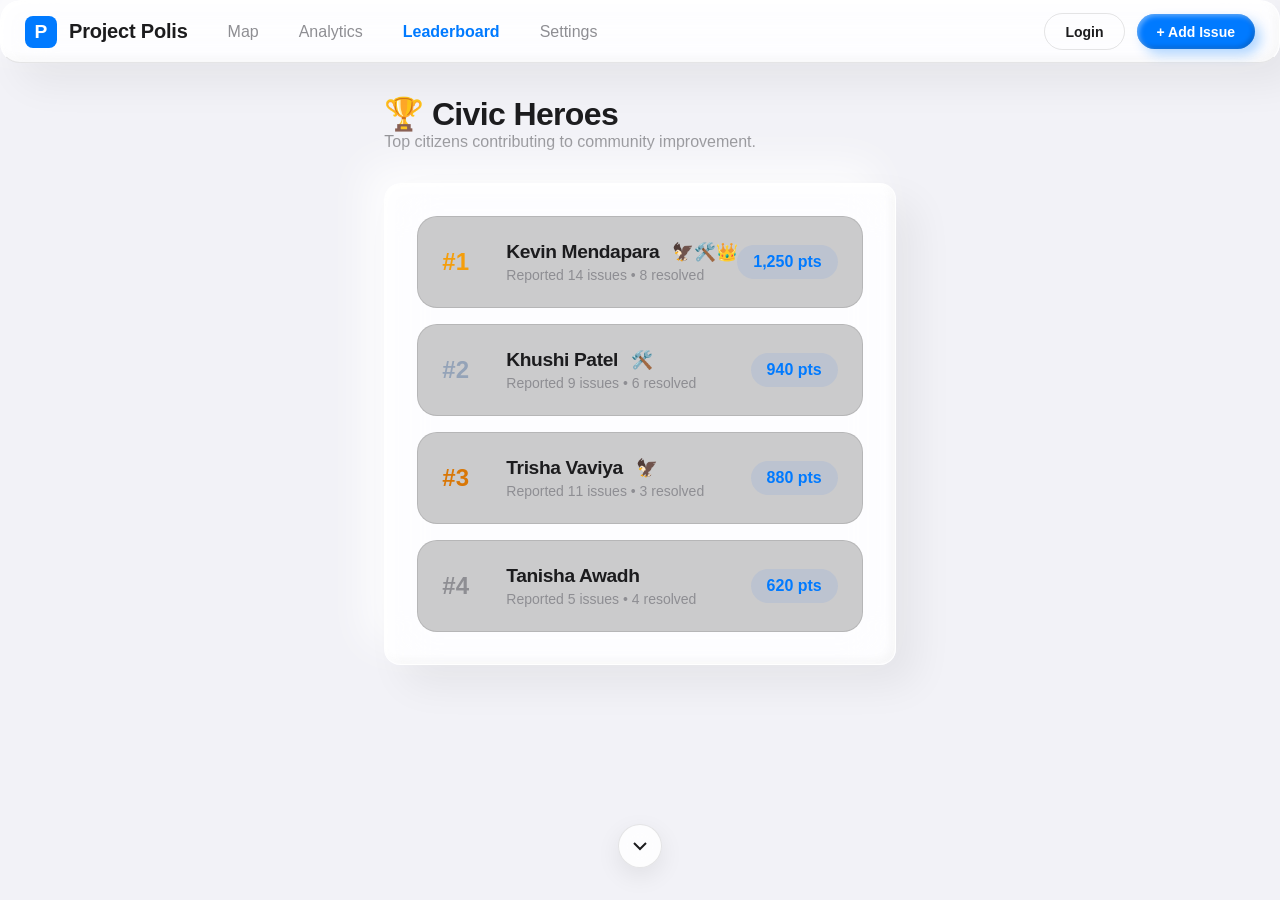
<file: leaderboard.html>
<!DOCTYPE html>
<html lang="en">

<head>
  <meta charset="UTF-8">
  <title>Leaderboard - Project Polis</title>
  <link href="https://fonts.googleapis.com/css2?family=Inter:wght@400;500;600;700&display=swap" rel="stylesheet">
  <link rel="stylesheet" href="style.css">
  <script src="auth.js"></script>
  <style>
    .page-container {
      max-width: 800px;
      margin: 2rem auto;
      padding: 0 1.5rem;
    }

    .leaderboard-list {
      display: flex;
      flex-direction: column;
      gap: 1rem;
      margin-top: 2rem;
    }

    .hero-card {
      display: flex;
      align-items: center;
      justify-content: space-between;
      background: rgba(0, 0, 0, 0.2);
      border: 1px solid var(--border-light);
      padding: 1.5rem;
      border-radius: var(--radius-lg);
      transition: transform 0.3s;
    }

    .hero-card:hover {
      transform: translateY(-3px);
      border-color: var(--primary);
    }

    .rank {
      font-size: 1.5rem;
      font-weight: 700;
      width: 40px;
      color: var(--text-muted);
    }

    .rank-1 {
      color: #f59e0b;
    }

    .rank-2 {
      color: #94a3b8;
    }

    .rank-3 {
      color: #d97706;
    }

    .hero-info h3 {
      color: var(--text-main);
      font-size: 1.2rem;
    }

    .hero-info p {
      color: var(--text-muted);
      font-size: 0.875rem;
      margin-top: 0.25rem;
    }

    .points {
      background: rgba(59, 130, 246, 0.1);
      color: var(--primary);
      padding: 0.5rem 1rem;
      border-radius: 99px;
      font-weight: 600;
    }
  </style>
</head>

<body style="background-image: none; background-color: var(--bg-body);">
  <nav class="navbar glass-effect" id="navbar">
    <div class="navbar-container">
      <div class="brand">
        <div class="brand-logo">P</div>
        <span class="brand-title">Project Polis</span>
      </div>
      <div class="nav-links"
        style="display: flex; gap: 1.5rem; align-items: center; margin-left: 2rem; margin-right: auto;">
        <a href="index.html" class="nav-link">Map</a>
        <a href="dashboard.html" class="nav-link">Analytics</a>
        <a href="leaderboard.html" class="nav-link active">Leaderboard</a>
        <a href="settings.html" class="nav-link">Settings</a>
      </div>
      <div class="auth-wrapper" id="auth-wrapper"
        style="display: flex; gap: 0.75rem; align-items: center; margin-left: 1rem;"></div>
    </div>
  </nav>

  <main class="page-container">
    <h1 style="color: var(--text-main); font-size: 2rem;">🏆 Civic Heroes</h1>
    <p style="color: var(--text-muted); margin-bottom: 2rem;">Top citizens contributing to community improvement.</p>

    <div class="leaderboard-list glass-effect" id="leaderboard-list" style="padding: 2rem; border-radius: 16px;">
      <!-- Injected via JS -->
    </div>
  </main>

  <script>
    if (localStorage.getItem('polis_theme') === 'light') document.body.classList.add('light-theme');

    // Dynamic Leaderboard Logic
    const savedState = localStorage.getItem('polis_state');
    const state = savedState ? JSON.parse(savedState) : { issues: [] };

    const scores = {};

    // Default heroes to ensure the board is never empty
    scores['Kevin Mendapara'] = { reports: 14, resolved: 8, pts: 1250 };
    scores['Khushi Patel'] = { reports: 9, resolved: 6, pts: 940 };
    scores['Trisha Vaviya'] = { reports: 11, resolved: 3, pts: 880 };
    scores['Tanisha Awadh'] = { reports: 5, resolved: 4, pts: 620 };

    // Aggregate real user reports
    state.issues.forEach(i => {
      const author = i.author || 'Anonymous Citizen';
      if (author === 'Anonymous Citizen') return;

      if (!scores[author]) {
        scores[author] = { reports: 0, resolved: 0, pts: 0 };
      }

      scores[author].reports++;
      scores[author].pts += 10; // 10 pts for reporting

      if (i.status === 'resolved') {
        scores[author].resolved++;
        scores[author].pts += 40; // 40 pts if it gets resolved
      }
    });

    // Sort
    const sortedHeroes = Object.keys(scores).map(name => ({
      name,
      ...scores[name]
    })).sort((a, b) => b.pts - a.pts);

    const container = document.getElementById('leaderboard-list');
    let html = '';

    sortedHeroes.forEach((hero, index) => {
      let rankClass = index === 0 ? 'rank-1' : index === 1 ? 'rank-2' : index === 2 ? 'rank-3' : '';

      let badges = '';
      if (hero.reports >= 10) badges += '<span title="Eagle Eye: Reported 10+ Issues">🦅</span>';
      if (hero.resolved >= 5) badges += '<span title="Problem Solver: 5+ Resolved Issues">🛠️</span>';
      if (index === 0) badges += '<span title="Top Contributor">👑</span>';

      html += `
      <div class="hero-card">
        <div style="display: flex; align-items: center; gap: 1.5rem;">
          <div class="rank ${rankClass}">#${index + 1}</div>
          <div class="hero-info">
            <h3>${hero.name} <span style="font-size:1.1rem; margin-left:0.5rem;">${badges}</span></h3>
            <p>Reported ${hero.reports} issues • ${hero.resolved} resolved</p>
          </div>
        </div>
        <div class="points">${hero.pts.toLocaleString()} pts</div>
      </div>
      `;
    });

    container.innerHTML = html;
  </script>

  <button class="global-scroll-btn" onclick="window.scrollBy({top: 500, behavior: 'smooth'})" title="Scroll Down">
    <svg width="24" height="24" viewBox="0 0 24 24" fill="none" stroke="currentColor" stroke-width="2">
      <path d="M6 9l6 6 6-6" />
    </svg>
  </button>
</body>

</html>
</file>
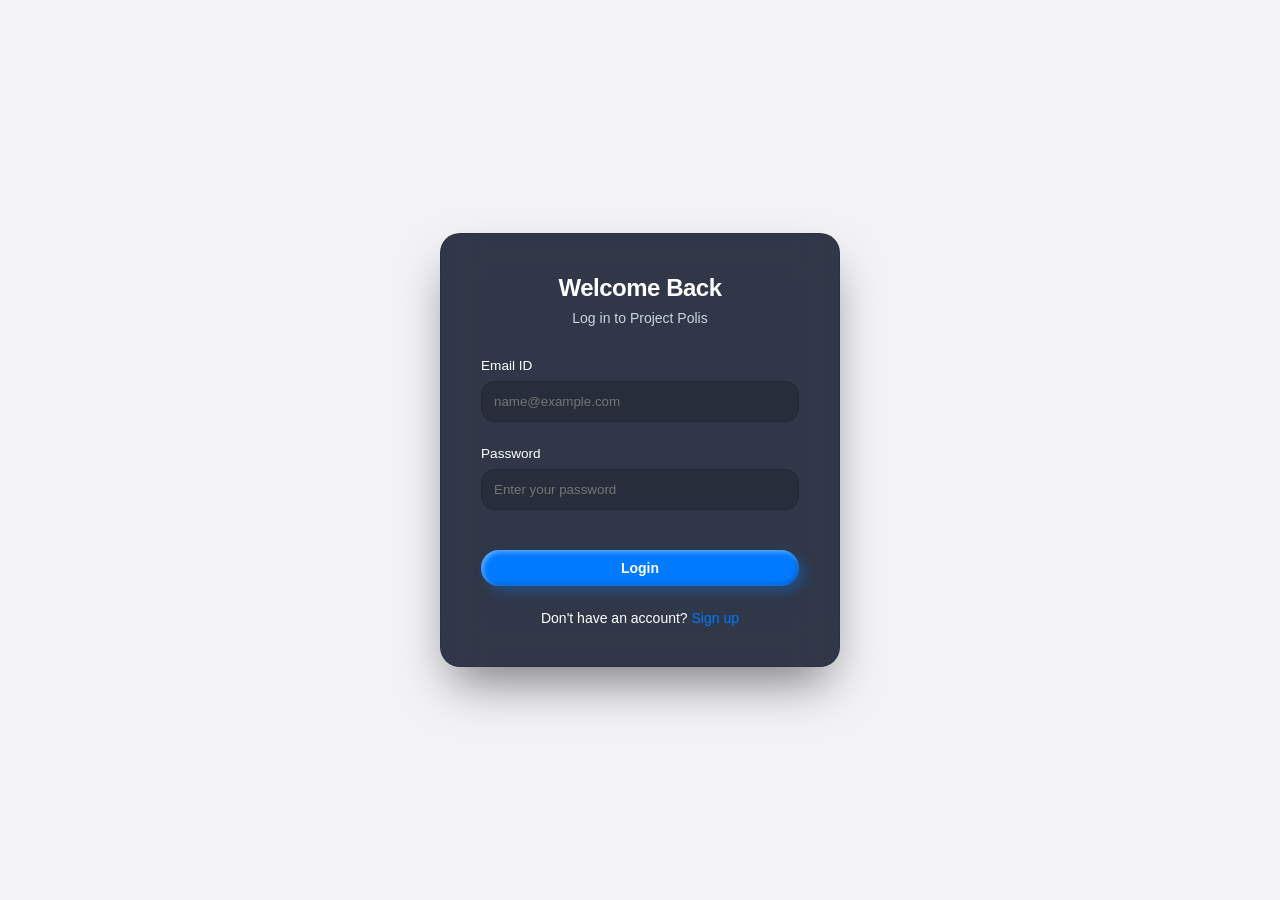
<file: login.html>
<!DOCTYPE html>
<html lang="en">
<head>
  <meta charset="UTF-8">
  <title>Login - Project Polis</title>
  <link href="https://fonts.googleapis.com/css2?family=Inter:wght@400;500;600;700&display=swap" rel="stylesheet">
  <link rel="stylesheet" href="style.css">
  <style>
    body { 
      display: flex; align-items: center; justify-content: center; min-height: 100vh; 
      background-image: url('https://images.unsplash.com/photo-1517737882586-7243c5ee0038?auto=format&fit=crop&w=2000&q=80'); 
      background-size: cover; background-position: center; 
    }
    .glass-card { 
      background: rgba(15, 23, 42, 0.85); backdrop-filter: blur(20px); 
      border: 1px solid var(--border-light); padding: 2.5rem; border-radius: var(--radius-lg); 
      width: 100%; max-width: 400px; box-shadow: 0 25px 50px -12px rgba(0, 0, 0, 0.5); 
    }
    .auth-header { text-align: center; margin-bottom: 2rem; color: #ffffff; }
    .auth-header h1 { font-size: 1.5rem; margin-bottom: 0.5rem; color: #ffffff; }
    .auth-header p { color: #cbd5e1; font-size: 0.875rem; }
    .form-group label { color: #ffffff; font-weight: 500; }
    .glass-card { color: #ffffff; }
    .link { color: var(--primary); text-decoration: none; font-weight: 500; }
    .link:hover { text-decoration: underline; }
  </style>
</head>
<body>
  <div class="glass-card">
    <div class="auth-header">
      <h1>Welcome Back</h1>
      <p>Log in to Project Polis</p>
    </div>
    <!-- Form submission redirects back to the main app -->
    <form id="login-form">
      <div class="form-group">
        <label>Email ID</label>
        <input type="email" id="login-email" placeholder="name@example.com" required>
      </div>
      <div class="form-group">
        <label>Password</label>
        <input type="password" placeholder="Enter your password" required>
      </div>
      <button type="submit" class="btn-primary w-full" style="margin-top: 1rem;">Login</button>
    </form>
    <div style="text-align: center; margin-top: 1.5rem; font-size: 0.875rem;">
      Don't have an account? <a href="register.html" class="link">Sign up</a>
    </div>
  </div>
  <script>
    if (localStorage.getItem('polis_theme') === 'light') document.body.classList.add('light-theme');

    document.getElementById('login-form').addEventListener('submit', (e) => {
      e.preventDefault();
      const email = document.getElementById('login-email').value;
      
      const parts = email.split('@')[0].split('.');
      let name = parts.map(p => p.charAt(0).toUpperCase() + p.slice(1)).join(' ');
      if(parts.length === 1) name = name + ' User';
      
      const initials = name.split(' ').map(n=>n[0]).join('').substring(0,2).toUpperCase();
      
      localStorage.setItem('polis_user', JSON.stringify({ name, initials, email }));
      window.location.href = 'index.html';
    });
  </script>
</body>
</html>
</file>
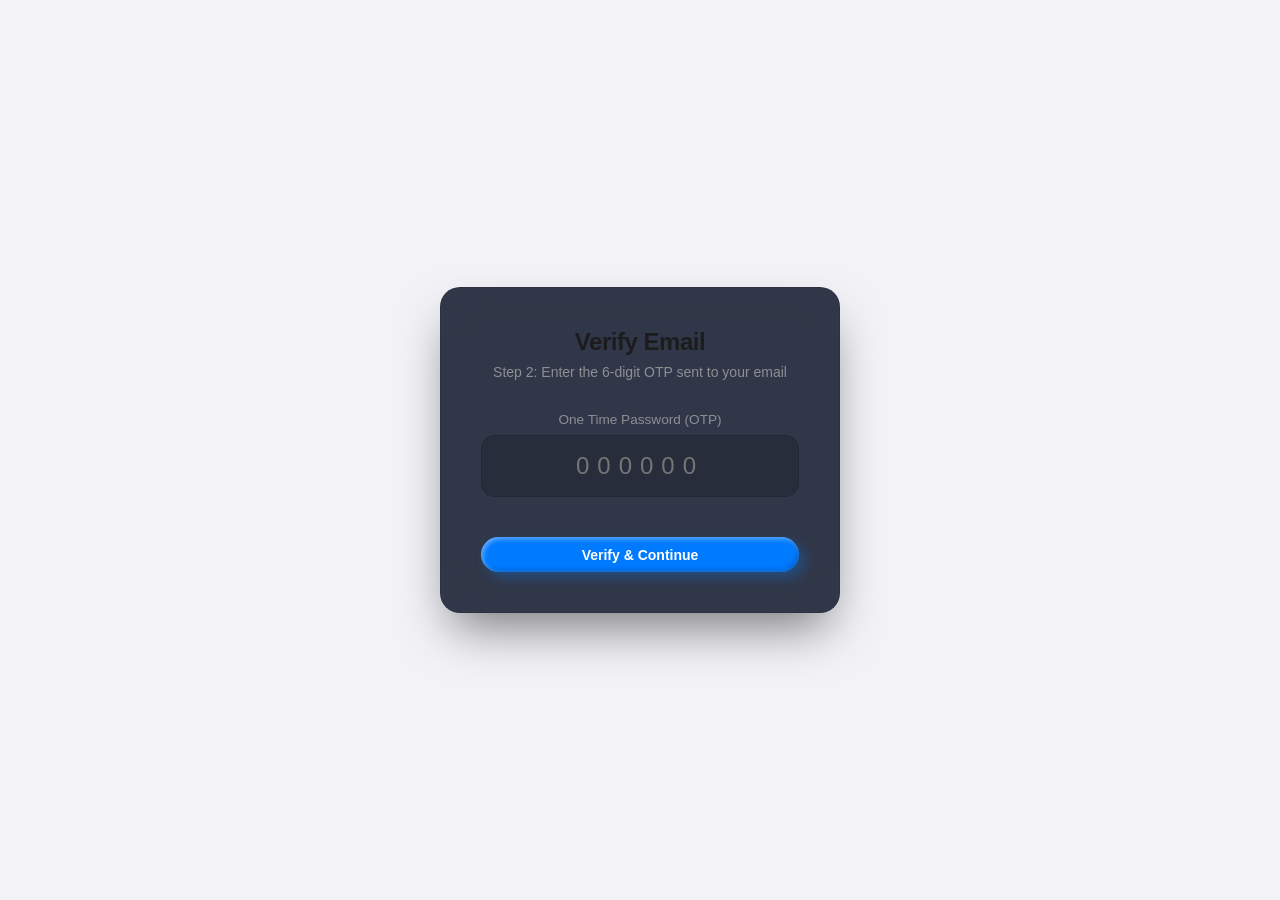
<file: otp.html>
<!DOCTYPE html>
<html lang="en">
<head>
  <meta charset="UTF-8">
  <title>Verify Email - Step 2</title>
  <link href="https://fonts.googleapis.com/css2?family=Inter:wght@400;500;600;700&display=swap" rel="stylesheet">
  <link rel="stylesheet" href="style.css">
  <style>
    body { 
      display: flex; align-items: center; justify-content: center; min-height: 100vh; 
      background-image: url('https://images.unsplash.com/photo-1517737882586-7243c5ee0038?auto=format&fit=crop&w=2000&q=80'); 
      background-size: cover; background-position: center; 
    }
    .glass-card { 
      background: rgba(15, 23, 42, 0.85); backdrop-filter: blur(20px); 
      border: 1px solid var(--border-light); padding: 2.5rem; border-radius: var(--radius-lg); 
      width: 100%; max-width: 400px; box-shadow: 0 25px 50px -12px rgba(0, 0, 0, 0.5); 
    }
    .auth-header { text-align: center; margin-bottom: 2rem; }
    .auth-header h1 { font-size: 1.5rem; margin-bottom: 0.5rem; }
    .auth-header p { color: var(--text-muted); font-size: 0.875rem; }
    .otp-input {
      text-align: center; font-size: 1.5rem; letter-spacing: 0.5rem;
      padding: 1rem !important;
    }
  </style>
</head>
<body>
  <div class="glass-card">
    <div class="auth-header">
      <h1>Verify Email</h1>
      <p>Step 2: Enter the 6-digit OTP sent to your email</p>
    </div>
    <!-- Redirects to the final password step -->
    <form action="password.html" method="GET">
      <div class="form-group">
        <label style="text-align: center;">One Time Password (OTP)</label>
        <input type="text" class="otp-input" placeholder="000000" maxlength="6" pattern="\d{6}" required>
      </div>
      <button type="submit" class="btn-primary w-full" style="margin-top: 1rem;">Verify & Continue</button>
    </form>
  </div>
</body>
</html>
</file>
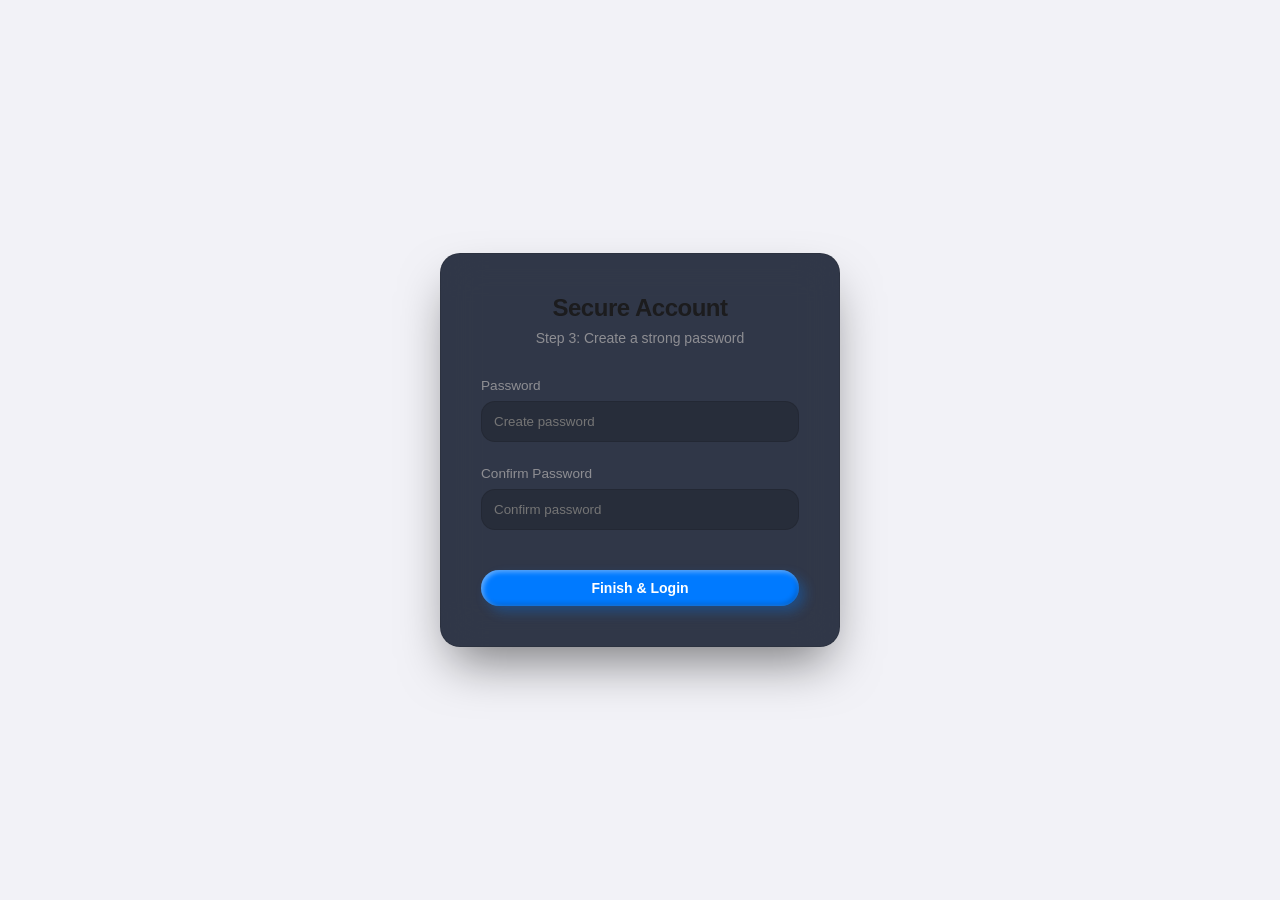
<file: password.html>
<!DOCTYPE html>
<html lang="en">
<head>
  <meta charset="UTF-8">
  <title>Set Password - Step 3</title>
  <link href="https://fonts.googleapis.com/css2?family=Inter:wght@400;500;600;700&display=swap" rel="stylesheet">
  <link rel="stylesheet" href="style.css">
  <style>
    body { 
      display: flex; align-items: center; justify-content: center; min-height: 100vh; 
      background-image: url('https://images.unsplash.com/photo-1517737882586-7243c5ee0038?auto=format&fit=crop&w=2000&q=80'); 
      background-size: cover; background-position: center; 
    }
    .glass-card { 
      background: rgba(15, 23, 42, 0.85); backdrop-filter: blur(20px); 
      border: 1px solid var(--border-light); padding: 2.5rem; border-radius: var(--radius-lg); 
      width: 100%; max-width: 400px; box-shadow: 0 25px 50px -12px rgba(0, 0, 0, 0.5); 
    }
    .auth-header { text-align: center; margin-bottom: 2rem; }
    .auth-header h1 { font-size: 1.5rem; margin-bottom: 0.5rem; }
    .auth-header p { color: var(--text-muted); font-size: 0.875rem; }
  </style>
</head>
<body>
  <div class="glass-card">
    <div class="auth-header">
      <h1>Secure Account</h1>
      <p>Step 3: Create a strong password</p>
    </div>
    <!-- Redirects back to login page upon success -->
    <form action="login.html" method="GET">
      <div class="form-group">
        <label>Password</label>
        <input type="password" placeholder="Create password" required>
      </div>
      <div class="form-group">
        <label>Confirm Password</label>
        <input type="password" placeholder="Confirm password" required>
      </div>
      <button type="submit" class="btn-primary w-full" style="margin-top: 1rem;">Finish & Login</button>
    </form>
  </div>
</body>
</html>
</file>
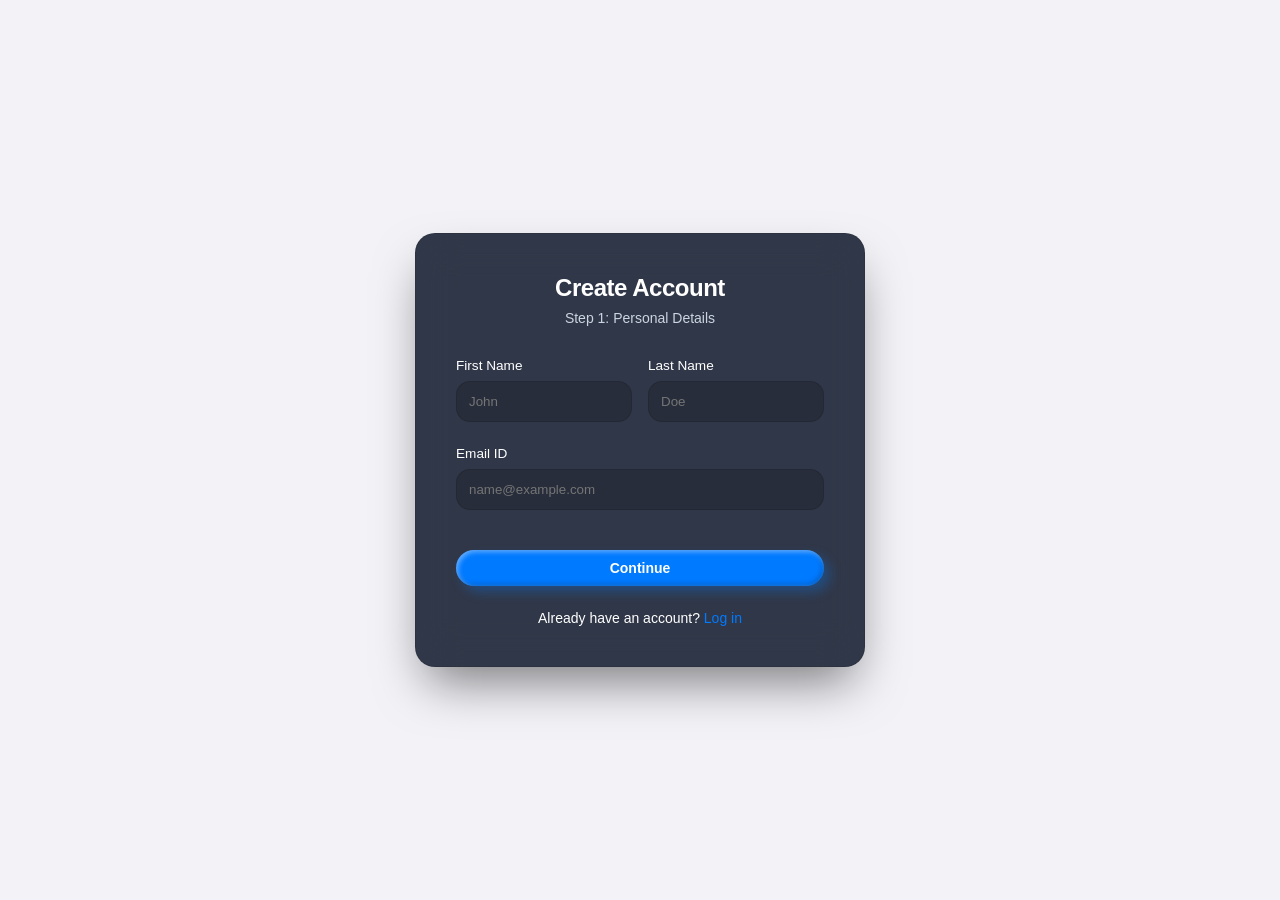
<file: register.html>
<!DOCTYPE html>
<html lang="en">
<head>
  <meta charset="UTF-8">
  <title>Sign Up - Step 1</title>
  <link href="https://fonts.googleapis.com/css2?family=Inter:wght@400;500;600;700&display=swap" rel="stylesheet">
  <link rel="stylesheet" href="style.css">
  <style>
    body { 
      display: flex; align-items: center; justify-content: center; min-height: 100vh; 
      background-image: url('https://images.unsplash.com/photo-1517737882586-7243c5ee0038?auto=format&fit=crop&w=2000&q=80'); 
      background-size: cover; background-position: center; 
    }
    .glass-card { 
      background: rgba(15, 23, 42, 0.85); backdrop-filter: blur(20px); 
      border: 1px solid var(--border-light); padding: 2.5rem; border-radius: var(--radius-lg); 
      width: 100%; max-width: 450px; box-shadow: 0 25px 50px -12px rgba(0, 0, 0, 0.5); 
    }
    .auth-header { text-align: center; margin-bottom: 2rem; color: #ffffff; }
    .auth-header h1 { font-size: 1.5rem; margin-bottom: 0.5rem; color: #ffffff; }
    .auth-header p { color: #cbd5e1; font-size: 0.875rem; }
    .form-group label { color: #ffffff; font-weight: 500; }
    .glass-card { color: #ffffff; }
    .form-row { display: grid; grid-template-columns: 1fr 1fr; gap: 1rem; }
    .link { color: var(--primary); text-decoration: none; font-weight: 500; }
    .link:hover { text-decoration: underline; }
  </style>
</head>
<body>
  <div class="glass-card">
    <div class="auth-header">
      <h1>Create Account</h1>
      <p>Step 1: Personal Details</p>
    </div>
    <!-- Redirects to OTP verification step -->
    <form action="otp.html" method="GET">
      <div class="form-row">
        <div class="form-group">
          <label>First Name</label>
          <input type="text" placeholder="John" required>
        </div>
        <div class="form-group">
          <label>Last Name</label>
          <input type="text" placeholder="Doe" required>
        </div>
      </div>
      <div class="form-group">
        <label>Email ID</label>
        <input type="email" placeholder="name@example.com" required>
      </div>
      <button type="submit" class="btn-primary w-full" style="margin-top: 1rem;">Continue</button>
    </form>
    <div style="text-align: center; margin-top: 1.5rem; font-size: 0.875rem;">
      Already have an account? <a href="login.html" class="link">Log in</a>
    </div>
  </div>
</body>
</html>
</file>
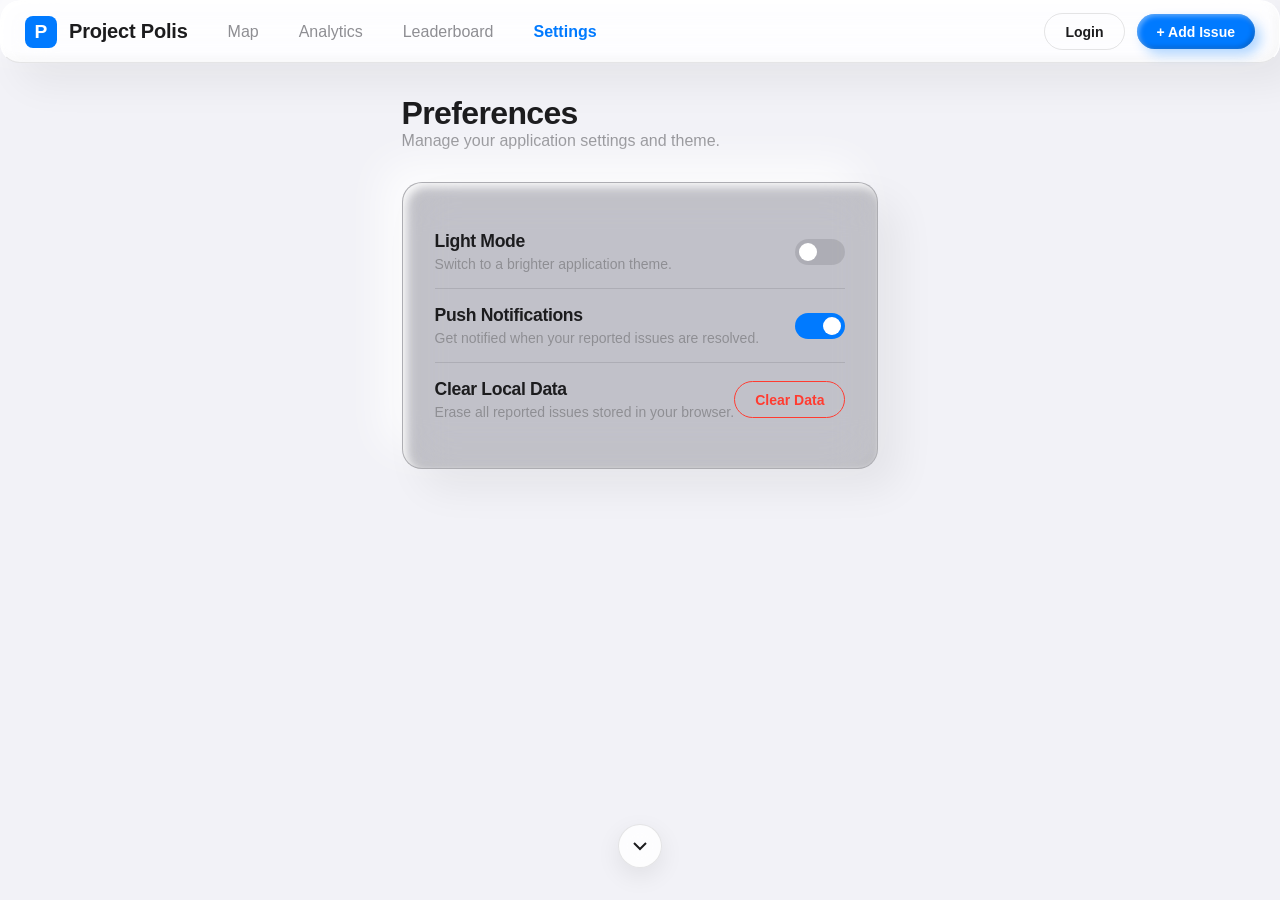
<file: settings.html>
<!DOCTYPE html>
<html lang="en">
<head>
  <meta charset="UTF-8">
  <title>Settings - Project Polis</title>
  <link href="https://fonts.googleapis.com/css2?family=Inter:wght@400;500;600;700&display=swap" rel="stylesheet">
  <link rel="stylesheet" href="style.css">
  <script src="auth.js"></script>
  <style>
    .page-container { max-width: 800px; margin: 2rem auto; padding: 0 1.5rem; }
    .settings-card { background: rgba(0,0,0,0.2); border: 1px solid var(--border-light); padding: 2rem; border-radius: var(--radius-lg); margin-top: 2rem; }
    .setting-item { display: flex; align-items: center; justify-content: space-between; padding: 1rem 0; border-bottom: 1px solid var(--border-light); }
    .setting-item:last-child { border-bottom: none; }
    .setting-info h3 { color: var(--text-main); font-size: 1.1rem; }
    .setting-info p { color: var(--text-muted); font-size: 0.875rem; margin-top: 0.25rem; }
    
    /* Toggle Switch */
    .switch { position: relative; display: inline-block; width: 50px; height: 26px; }
    .switch input { opacity: 0; width: 0; height: 0; }
    .slider { position: absolute; cursor: pointer; top: 0; left: 0; right: 0; bottom: 0; background-color: var(--border-light); transition: .4s; border-radius: 34px; }
    .slider:before { position: absolute; content: ""; height: 18px; width: 18px; left: 4px; bottom: 4px; background-color: white; transition: .4s; border-radius: 50%; }
    input:checked + .slider { background-color: var(--primary); }
    input:checked + .slider:before { transform: translateX(24px); }
  </style>
</head>
<body style="background-image: none; background-color: var(--bg-body);">
  <nav class="navbar glass-effect" id="navbar">
    <div class="navbar-container">
      <div class="brand">
        <div class="brand-logo">P</div>
        <span class="brand-title">Project Polis</span>
      </div>
      <div class="nav-links" style="display: flex; gap: 1.5rem; align-items: center; margin-left: 2rem; margin-right: auto;">
        <a href="index.html" class="nav-link">Map</a>
        <a href="dashboard.html" class="nav-link">Analytics</a>
        <a href="leaderboard.html" class="nav-link">Leaderboard</a>
        <a href="settings.html" class="nav-link active">Settings</a>
      </div>
      <div class="auth-wrapper" id="auth-wrapper" style="display: flex; gap: 0.75rem; align-items: center; margin-left: 1rem;"></div>
    </div>
  </nav>

  <main class="page-container">
    <h1 style="color: var(--text-main); font-size: 2rem;">Preferences</h1>
    <p style="color: var(--text-muted); margin-bottom: 2rem;">Manage your application settings and theme.</p>
    
    <div class="settings-card glass-effect">
      <div class="setting-item">
        <div class="setting-info">
          <h3>Light Mode</h3>
          <p>Switch to a brighter application theme.</p>
        </div>
        <label class="switch">
          <input type="checkbox" id="theme-toggle">
          <span class="slider"></span>
        </label>
      </div>
      
      <div class="setting-item">
        <div class="setting-info">
          <h3>Push Notifications</h3>
          <p>Get notified when your reported issues are resolved.</p>
        </div>
        <label class="switch">
          <input type="checkbox" checked>
          <span class="slider"></span>
        </label>
      </div>
      
      <div class="setting-item">
        <div class="setting-info">
          <h3>Clear Local Data</h3>
          <p>Erase all reported issues stored in your browser.</p>
        </div>
        <button class="btn-secondary" onclick="clearData()" style="color: var(--cat-safety); border-color: var(--cat-safety);">Clear Data</button>
      </div>
    </div>
  </main>
  
  <script>
    const themeToggle = document.getElementById('theme-toggle');
    
    // Init theme
    if (localStorage.getItem('polis_theme') === 'light') {
      document.body.classList.add('light-theme');
      themeToggle.checked = true;
    }
    
    // Handle toggle
    themeToggle.addEventListener('change', (e) => {
      if(e.target.checked) {
        document.body.classList.add('light-theme');
        localStorage.setItem('polis_theme', 'light');
      } else {
        document.body.classList.remove('light-theme');
        localStorage.setItem('polis_theme', 'dark');
      }
    });
    
    function clearData() {
      if(confirm('Are you sure you want to delete all civic issues from local storage?')) {
        localStorage.removeItem('polis_state');
        alert('Data cleared! Return to Map to see default state.');
      }
    }
  </script>
  
  <button class="global-scroll-btn" onclick="window.scrollBy({top: 500, behavior: 'smooth'})" title="Scroll Down">
    <svg width="24" height="24" viewBox="0 0 24 24" fill="none" stroke="currentColor" stroke-width="2"><path d="M6 9l6 6 6-6"/></svg>
  </button>
</body>
</html>
</file>
<file: style.css>
:root {
  --bg-body: #f2f2f7;
  --bg-panel: rgba(255, 255, 255, 0.85);
  --bg-card: #ffffff;
  --bg-hover: rgba(0, 0, 0, 0.05);
  --text-main: #1c1c1e;
  --text-muted: #8e8e93;
  --border-light: rgba(0, 0, 0, 0.1);
  --primary: #007aff;
  --primary-hover: #0056b3;
  
  --cat-infrastructure: #007aff;
  --cat-sanitation: #ff9500;
  --cat-safety: #ff3b30;
  --cat-greenery: #34c759;
  --cat-potholes: #af52de;

  --shadow-sm: 0 2px 8px rgba(0,0,0,0.04);
  --shadow-md: 0 8px 24px rgba(0,0,0,0.08);
  --radius-lg: 20px;
  --radius-md: 14px;
  --transition: 0.3s cubic-bezier(0.25, 0.8, 0.25, 1);
}

* { box-sizing: border-box; margin: 0; padding: 0; font-family: -apple-system, BlinkMacSystemFont, "SF Pro Text", "Segoe UI", Roboto, Helvetica, Arial, sans-serif; -webkit-font-smoothing: antialiased; }

body {
  background-color: var(--bg-body);
  color: var(--text-main);
  overflow-x: hidden;
  overflow-y: auto;
  display: flex;
  flex-direction: column;
  min-height: 100vh;
}

.glass-effect {
  background: var(--bg-panel);
  backdrop-filter: blur(25px) saturate(200%);
  -webkit-backdrop-filter: blur(25px) saturate(200%);
  border: 1px solid rgba(255,255,255,0.6);
  box-shadow: 
    20px 20px 40px rgba(0,0,0,0.06), 
    -20px -20px 40px rgba(255,255,255,0.8),
    inset 4px 4px 10px rgba(255,255,255,0.9), 
    inset -4px -4px 10px rgba(0,0,0,0.03);
  border-radius: var(--radius-lg);
}

.hidden { display: none !important; }
h1, h2, h3 { font-weight: 600; letter-spacing: -0.02em; }
.text-muted { color: var(--text-muted); }
.w-full { width: 100%; }

/* Buttons */
.btn-primary {
  background: var(--primary); color: white; border: none;
  padding: 0.6rem 1.25rem; border-radius: 99px;
  font-size: 0.875rem; font-weight: 600; cursor: pointer;
  transition: all var(--transition); 
  box-shadow: 
    6px 6px 12px rgba(0, 122, 255, 0.3), 
    inset 2px 2px 5px rgba(255,255,255,0.4),
    inset -2px -2px 5px rgba(0,0,0,0.2);
}
.btn-primary:hover {
  background: var(--primary-hover); transform: translateY(-2px);
  box-shadow: 
    8px 8px 16px rgba(0, 122, 255, 0.4), 
    inset 2px 2px 5px rgba(255,255,255,0.5),
    inset -2px -2px 5px rgba(0,0,0,0.2);
}
.btn-primary:active {
  transform: translateY(2px);
  box-shadow: 
    inset 4px 4px 10px rgba(0,0,0,0.3),
    inset -4px -4px 10px rgba(255,255,255,0.1);
}
.btn-secondary {
  background: transparent; color: var(--text-main); border: 1px solid var(--border-light);
  padding: 0.6rem 1.25rem; border-radius: 99px;
  font-size: 0.875rem; font-weight: 600; cursor: pointer;
  transition: all var(--transition);
}
.btn-secondary:hover {
  background: rgba(255, 255, 255, 0.05); border-color: rgba(255, 255, 255, 0.2);
  transform: translateY(-2px);
}
.icon-btn {
  background: rgba(255,255,255,0.05); border: 1px solid var(--border-light);
  color: var(--text-main); width: 36px; height: 36px; border-radius: 50%;
  display: flex; align-items: center; justify-content: center;
  cursor: pointer; transition: all 0.2s;
}
.icon-btn:hover { background: rgba(255,255,255,0.1); transform: translateY(-1px); }

/* Navbar */
.navbar { z-index: 100; padding: 0.75rem 0; flex-shrink: 0; border-bottom: 1px solid var(--border-light); }
.navbar-container {
  max-width: 1400px; margin: 0 auto; padding: 0 1.5rem;
  display: flex; justify-content: space-between; align-items: center;
}
.brand { display: flex; align-items: center; gap: 0.75rem; }
.brand-logo {
  width: 32px; height: 32px; background: var(--primary);
  border-radius: 8px; display: flex; align-items: center; justify-content: center;
  font-weight: bold; font-size: 1.2rem; color: white;
}
.brand-title { font-size: 1.25rem; font-weight: 600; letter-spacing: -0.01em; }

/* View Toggle */
.view-toggle {
  display: flex; background: rgba(0,0,0,0.2); border: 1px solid var(--border-light);
  padding: 0.25rem; border-radius: 99px; position: relative;
}
.view-toggle-bg {
  position: absolute; top: 0.25rem; left: 0.25rem; bottom: 0.25rem;
  width: calc(50% - 0.25rem); background: rgba(255,255,255,0.1);
  border-radius: 99px; box-shadow: var(--shadow-sm);
  transition: transform 0.4s cubic-bezier(0.25, 1, 0.5, 1); z-index: 1;
}
.view-toggle[data-active="kanban"] .view-toggle-bg { transform: translateX(100%); }
.toggle-btn {
  flex: 1; display: flex; align-items: center; justify-content: center; gap: 0.5rem;
  padding: 0.5rem 1.25rem; background: transparent; border: none;
  color: var(--text-muted); font-size: 0.875rem; font-weight: 600;
  cursor: pointer; position: relative; z-index: 2; transition: color 0.3s;
}
.toggle-btn.active { color: var(--text-main); }

/* Metrics Strip */
.metrics-strip {
  display: flex; justify-content: space-around;
  padding: 0.75rem 2rem; margin: 1rem 1.5rem 0;
  border-radius: var(--radius-lg); flex-shrink: 0; z-index: 10;
}
.metric { display: flex; flex-direction: column; align-items: center; }
.metric-label { font-size: 0.7rem; text-transform: uppercase; letter-spacing: 0.05em; color: var(--text-muted); font-weight: 600; margin-bottom: 0.25rem; }
.metric-value { font-size: 1.1rem; font-weight: 700; }

.app-container {
  display: flex; flex-direction: column; gap: 2rem;
  margin: 1rem 1.5rem 1.5rem; overflow: visible;
}

/* Views */
.view-section {
  position: relative; width: 100%; display: block;
}

/* Map View */
#map-view { height: 65vh; min-height: 500px; border-radius: var(--radius-lg); border: 1px solid var(--border-light); overflow: hidden; box-shadow: var(--shadow-sm); }
#map-container { width: 100%; height: 100%; background: #f2eed9; position: relative; cursor: grab; }
#map-container:active { cursor: grabbing; }
.map-bg { cursor: crosshair; }

.map-pin { cursor: pointer; transition: transform 0.2s cubic-bezier(0.34, 1.56, 0.64, 1); filter: url(#pin-shadow); }
.map-pin:hover { transform: scale(1.3); z-index: 10; }
.map-pin-badge { font-size: 10px; font-weight: bold; font-family: 'Inter', sans-serif; pointer-events: none;}
.pulse-anim { animation: pulse 2s infinite; }
@keyframes pulse {
  0% { transform: scale(0.95); box-shadow: 0 0 0 0 rgba(255, 255, 255, 0.7); opacity: 0.8;}
  70% { transform: scale(1); box-shadow: 0 0 0 15px rgba(255, 255, 255, 0); opacity: 0;}
  100% { transform: scale(0.95); box-shadow: 0 0 0 0 rgba(255, 255, 255, 0); opacity: 0;}
}
.map-controls {
  position: absolute; bottom: 1.5rem; right: 1.5rem;
  display: flex; flex-direction: column; gap: 0.5rem; padding: 0.5rem; border-radius: 99px;
}

/* Kanban View */
.kanban-board {
  display: flex; height: 600px; min-height: 500px; gap: 1.5rem; padding: 1.5rem;
  background: var(--bg-body); overflow-x: auto;
  border-radius: var(--radius-lg); border: 1px solid var(--border-light);
}
.kanban-column {
  flex: 1; min-width: 300px; display: flex; flex-direction: column;
  background: rgba(242, 242, 247, 0.6);
  border-radius: var(--radius-lg);
  box-shadow: 
    inset 6px 6px 12px rgba(0,0,0,0.04),
    inset -6px -6px 12px rgba(255,255,255,0.8);
  border: none; transition: background 0.2s;
}
.kanban-column.drag-over { background: rgba(255,255,255,0.05); border-style: dashed; }
.kanban-header {
  padding: 1rem; display: flex; justify-content: space-between; align-items: center;
  border-bottom: 1px solid var(--border-light);
}
.kanban-header h3 { font-size: 1rem; display: flex; align-items: center; gap: 0.5rem; }
.glass-badge {
  background: rgba(255,255,255,0.1); padding: 0.1rem 0.5rem; border-radius: 99px;
  font-size: 0.75rem; font-weight: 600;
}
.verified-badge { color: #10b981; font-size: 1.1rem; }
.kanban-cards {
  flex: 1; padding: 1rem; overflow-y: auto;
  display: flex; flex-direction: column; gap: 1rem;
}

.k-card {
  background: var(--bg-card);
  padding: 1.25rem; border-radius: var(--radius-md);
  box-shadow: 
    8px 8px 16px rgba(0,0,0,0.06), 
    -8px -8px 16px rgba(255,255,255,0.9),
    inset 2px 2px 4px rgba(255,255,255,1),
    inset -2px -2px 4px rgba(0,0,0,0.02);
  border: 1px solid rgba(255,255,255,0.6);
  display: flex; flex-direction: column; gap: 0.75rem;
  cursor: grab; transition: all 0.2s;
}
.k-card:active { cursor: grabbing; transform: scale(0.98); 
  box-shadow: 
    inset 4px 4px 8px rgba(0,0,0,0.1),
    inset -4px -4px 8px rgba(255,255,255,0.5);
}
.k-card:hover { transform: translateY(-2px); box-shadow: 12px 12px 24px rgba(0,0,0,0.1), -12px -12px 24px rgba(255,255,255,1); border-color: rgba(255,255,255,0.8); }
.k-card.dragging { opacity: 0.5; transform: scale(0.95); border: 1px dashed var(--primary); }

.k-card-header { display: flex; justify-content: space-between; align-items: flex-start; }
.k-card-title { font-weight: 600; font-size: 0.95rem; margin-bottom: 0.25rem; line-height: 1.3;}
.k-card-cat { font-size: 0.75rem; font-weight: 500; display: inline-flex; align-items: center; gap: 0.25rem; padding: 0.2rem 0.5rem; border-radius: 4px;}
.k-card-footer { display: flex; justify-content: space-between; align-items: center; border-top: 1px solid rgba(255,255,255,0.05); padding-top: 0.75rem; }

.upvote-btn {
  background: transparent; border: 1px solid var(--border-light); color: var(--text-muted);
  border-radius: 99px; padding: 0.2rem 0.6rem; font-size: 0.8rem; font-weight: 600;
  cursor: pointer; display: flex; align-items: center; gap: 0.25rem; transition: all 0.2s;
}
.upvote-btn:hover { background: rgba(59, 130, 246, 0.1); color: var(--primary); border-color: var(--primary); }
.upvote-btn.voted { background: var(--primary); color: white; border-color: var(--primary); }
.card-zone { font-size: 0.75rem; color: var(--text-muted); }

/* Submission Panel */
.overlay {
  position: fixed; top: 0; left: 0; width: 100%; height: 100%;
  background: rgba(0,0,0,0.5); backdrop-filter: blur(4px);
  opacity: 0; pointer-events: none; transition: opacity 0.3s; z-index: 1000;
}
.overlay.active { opacity: 1; pointer-events: auto; }

.slide-panel {
  position: fixed; top: 0; right: -400px; width: 100%; max-width: 400px; height: 100%;
  border-left: 1px solid var(--border-light); box-shadow: -10px 0 30px rgba(0,0,0,0.5);
  transition: right 0.4s cubic-bezier(0.25, 1, 0.5, 1); z-index: 1001;
  display: flex; flex-direction: column;
}
.slide-panel.active { right: 0; }

.panel-header {
  padding: 1.5rem; border-bottom: 1px solid var(--border-light);
  display: flex; justify-content: space-between; align-items: center;
}
.panel-body { padding: 1.5rem; flex: 1; overflow-y: auto; display: flex; flex-direction: column; gap: 1.5rem; }

/* Feedback Modal */
.feedback-modal {
  position: fixed; bottom: 5.5rem; left: 2rem; z-index: 1000;
  width: 350px; padding: 1.5rem;
  transform: translateY(20px) scale(0.95); opacity: 0; transition: all 0.3s cubic-bezier(0.25, 0.8, 0.25, 1);
  pointer-events: none;
}
.feedback-modal.active {
  transform: translateY(0) scale(1); opacity: 1; pointer-events: auto;
}
.star {
  font-size: 2.5rem; color: #cbd5e1; cursor: pointer; transition: color 0.2s, transform 0.2s;
  text-shadow: 2px 2px 4px rgba(0,0,0,0.1); user-select: none;
}
.star:hover { transform: scale(1.1); }
.star.selected {
  color: #fbbf24;
  text-shadow: 0 0 15px rgba(251, 191, 36, 0.6);
}
body.dark-theme .star { color: #4b5563; }
body.dark-theme .star.selected { color: #fbbf24; }

.coord-display {
  background: rgba(0,0,0,0.2); border: 1px dashed var(--border-light);
  padding: 0.75rem; border-radius: var(--radius-md); font-size: 0.8rem;
  color: var(--text-muted); margin-bottom: 1.5rem; font-family: monospace;
}

.form-group { margin-bottom: 1.5rem; }
.form-group label { display: block; margin-bottom: 0.5rem; font-size: 0.85rem; font-weight: 500; color: var(--text-muted); }
.form-group input, .form-group textarea {
  width: 100%; background: rgba(0,0,0,0.2); border: 1px solid var(--border-light);
  color: var(--text-main); padding: 0.75rem; border-radius: var(--radius-md);
  font-family: inherit; transition: border-color 0.2s;
}
.form-group input:focus, .form-group textarea:focus { outline: none; border-color: var(--primary); }
.category-grid { display: grid; grid-template-columns: 1fr 1fr; gap: 0.5rem; }
.category-option[data-cat="potholes"] { grid-column: 1 / -1; }
.category-desc {
  background: rgba(59, 130, 246, 0.1); border-left: 3px solid var(--cat-infrastructure);
  padding: 0.75rem; margin-top: 0.75rem; border-radius: 4px; font-size: 0.8rem;
  color: var(--text-muted); line-height: 1.4; transition: all 0.3s ease;
}
.category-option {
  background: rgba(0,0,0,0.2); border: 1px solid var(--border-light);
  padding: 0.75rem 0.5rem; border-radius: var(--radius-md); text-align: center;
  font-size: 0.8rem; font-weight: 500; cursor: pointer; transition: all 0.2s;
  display: flex; flex-direction: column; align-items: center; gap: 0.25rem;
}
.category-option:hover { background: rgba(255,255,255,0.05); }
.category-option.active { background: rgba(59, 130, 246, 0.15); border-color: var(--primary); color: var(--primary); }
.cat-icon { font-size: 1.25rem; }

::-webkit-scrollbar { width: 12px; height: 12px; }
::-webkit-scrollbar-track { background: transparent; }
::-webkit-scrollbar-thumb { 
  background: rgba(0,0,0,0.15); border-radius: 12px; border: 3px solid var(--bg-body); 
  box-shadow: inset 1px 1px 3px rgba(0,0,0,0.1);
}
::-webkit-scrollbar-thumb:hover { background: rgba(0,0,0,0.25); }
body.dark-theme ::-webkit-scrollbar-thumb { background: rgba(255,255,255,0.2); border-color: var(--bg-body); box-shadow: inset 1px 1px 3px rgba(255,255,255,0.2); }
body.dark-theme ::-webkit-scrollbar-thumb:hover { background: rgba(255,255,255,0.4); }

/* Auth Modal */
.auth-modal {
  position: absolute; top: 50%; left: 50%; transform: translate(-50%, -50%);
  width: 90%; max-width: 420px; padding: 2rem; border-radius: var(--radius-lg);
  display: flex; flex-direction: column; gap: 1.5rem;
  box-shadow: 0 20px 40px rgba(0,0,0,0.5); transition: all 0.3s ease;
}
.close-auth { position: absolute; top: 1rem; right: 1rem; }
.auth-tabs { display: flex; gap: 1.5rem; border-bottom: 1px solid var(--border-light); margin-bottom: 0.5rem; }
.auth-tab {
  background: none; border: none; color: var(--text-muted);
  font-size: 1.1rem; font-weight: 600; cursor: pointer; padding: 0.5rem 0;
  position: relative; transition: color 0.3s;
}
.auth-tab.active { color: var(--text-main); }
.auth-tab.active::after {
  content: ''; position: absolute; bottom: -1px; left: 0; width: 100%;
  height: 2px; background: var(--primary); border-radius: 2px;
}
.auth-form { display: none; flex-direction: column; }
.auth-form.active { display: flex; animation: fadeIn 0.3s ease; }
.form-row { display: grid; grid-template-columns: 1fr 1fr; gap: 1rem; }
.otp-group { display: flex; gap: 0.5rem; }
.otp-group input { flex: 1; }
.btn-sm { padding: 0.5rem 0.75rem; font-size: 0.75rem; white-space: nowrap; }

@keyframes fadeIn { from { opacity: 0; transform: translateY(10px); } to { opacity: 1; transform: translateY(0); } }

/* Dark Theme overrides */
body.dark-theme {
  --bg-body: #1c1c1e;
  --bg-panel: rgba(30, 30, 34, 0.85);
  --bg-card: #2c2c2e;
  --text-main: #ffffff;
  --text-muted: #ebebf599;
  --border-light: rgba(255,255,255,0.1);
}
body.dark-theme .glass-effect {
  box-shadow: 
    15px 15px 30px rgba(0,0,0,0.5), 
    -15px -15px 30px rgba(50,50,50,0.3),
    inset 2px 2px 6px rgba(80,80,80,0.5), 
    inset -2px -2px 6px rgba(0,0,0,0.4);
  border: 1px solid rgba(80,80,80,0.3);
}
body.dark-theme .kanban-column {
  background: rgba(20, 20, 22, 0.6);
  box-shadow: 
    inset 6px 6px 12px rgba(0,0,0,0.6),
    inset -6px -6px 12px rgba(45,45,45,0.2);
}
body.dark-theme .k-card {
  box-shadow: 
    6px 6px 12px rgba(0,0,0,0.4), 
    -6px -6px 12px rgba(50,50,50,0.3),
    inset 2px 2px 4px rgba(80,80,80,0.5),
    inset -2px -2px 4px rgba(0,0,0,0.3);
  border: 1px solid rgba(80,80,80,0.2);
}
body.dark-theme .map-bg { fill: #2c2c2e; }

/* Navigation Links */
.nav-links a { color: var(--text-muted); text-decoration: none; font-weight: 500; transition: color 0.3s; padding: 0.5rem; }
.nav-links a:hover { color: var(--text-main); }
.nav-links a.active { color: var(--primary); font-weight: 700; }

/* Location Selector */
.location-selector {
  position: absolute; top: 1.5rem; left: 1.5rem; z-index: 10;
  display: flex; gap: 0.5rem; padding: 0.5rem; border-radius: var(--radius-lg);
  box-shadow: var(--shadow-sm);
}

.loc-select {
  background: rgba(255, 255, 255, 0.4); border: 1px solid var(--border-light);
  padding: 0.6rem 1rem; border-radius: 99px; font-family: inherit;
  font-size: 0.85rem; font-weight: 600; color: var(--text-main);
  outline: none; cursor: pointer; transition: all 0.2s;
  -webkit-appearance: none; appearance: none;
}
.loc-select:hover:not(:disabled) { background: rgba(255, 255, 255, 0.9); box-shadow: 0 2px 8px rgba(0,0,0,0.05); }
.loc-select:disabled { opacity: 0.5; cursor: not-allowed; }

/* Global Scroll Down Button */
.global-scroll-btn {
  position: fixed;
  bottom: 2rem;
  left: 50%;
  transform: translateX(-50%);
  width: 44px;
  height: 44px;
  border-radius: 50%;
  background: var(--bg-panel);
  backdrop-filter: blur(25px) saturate(200%);
  -webkit-backdrop-filter: blur(25px) saturate(200%);
  border: 1px solid var(--border-light);
  color: var(--text-main);
  display: flex;
  align-items: center;
  justify-content: center;
  cursor: pointer;
  z-index: 9999;
  box-shadow: var(--shadow-md);
  transition: all 0.3s cubic-bezier(0.25, 0.8, 0.25, 1);
  animation: bounce 2s infinite;
}
.global-scroll-btn:hover {
  background: var(--primary);
  color: white;
  animation: none;
  transform: translateX(-50%) translateY(-2px);
  box-shadow: 0 6px 20px rgba(0, 122, 255, 0.4);
}
@keyframes bounce {
  0%, 20%, 50%, 80%, 100% { transform: translateY(0) translateX(-50%); }
  40% { transform: translateY(-10px) translateX(-50%); }
  60% { transform: translateY(-5px) translateX(-50%); }
}
</file>
